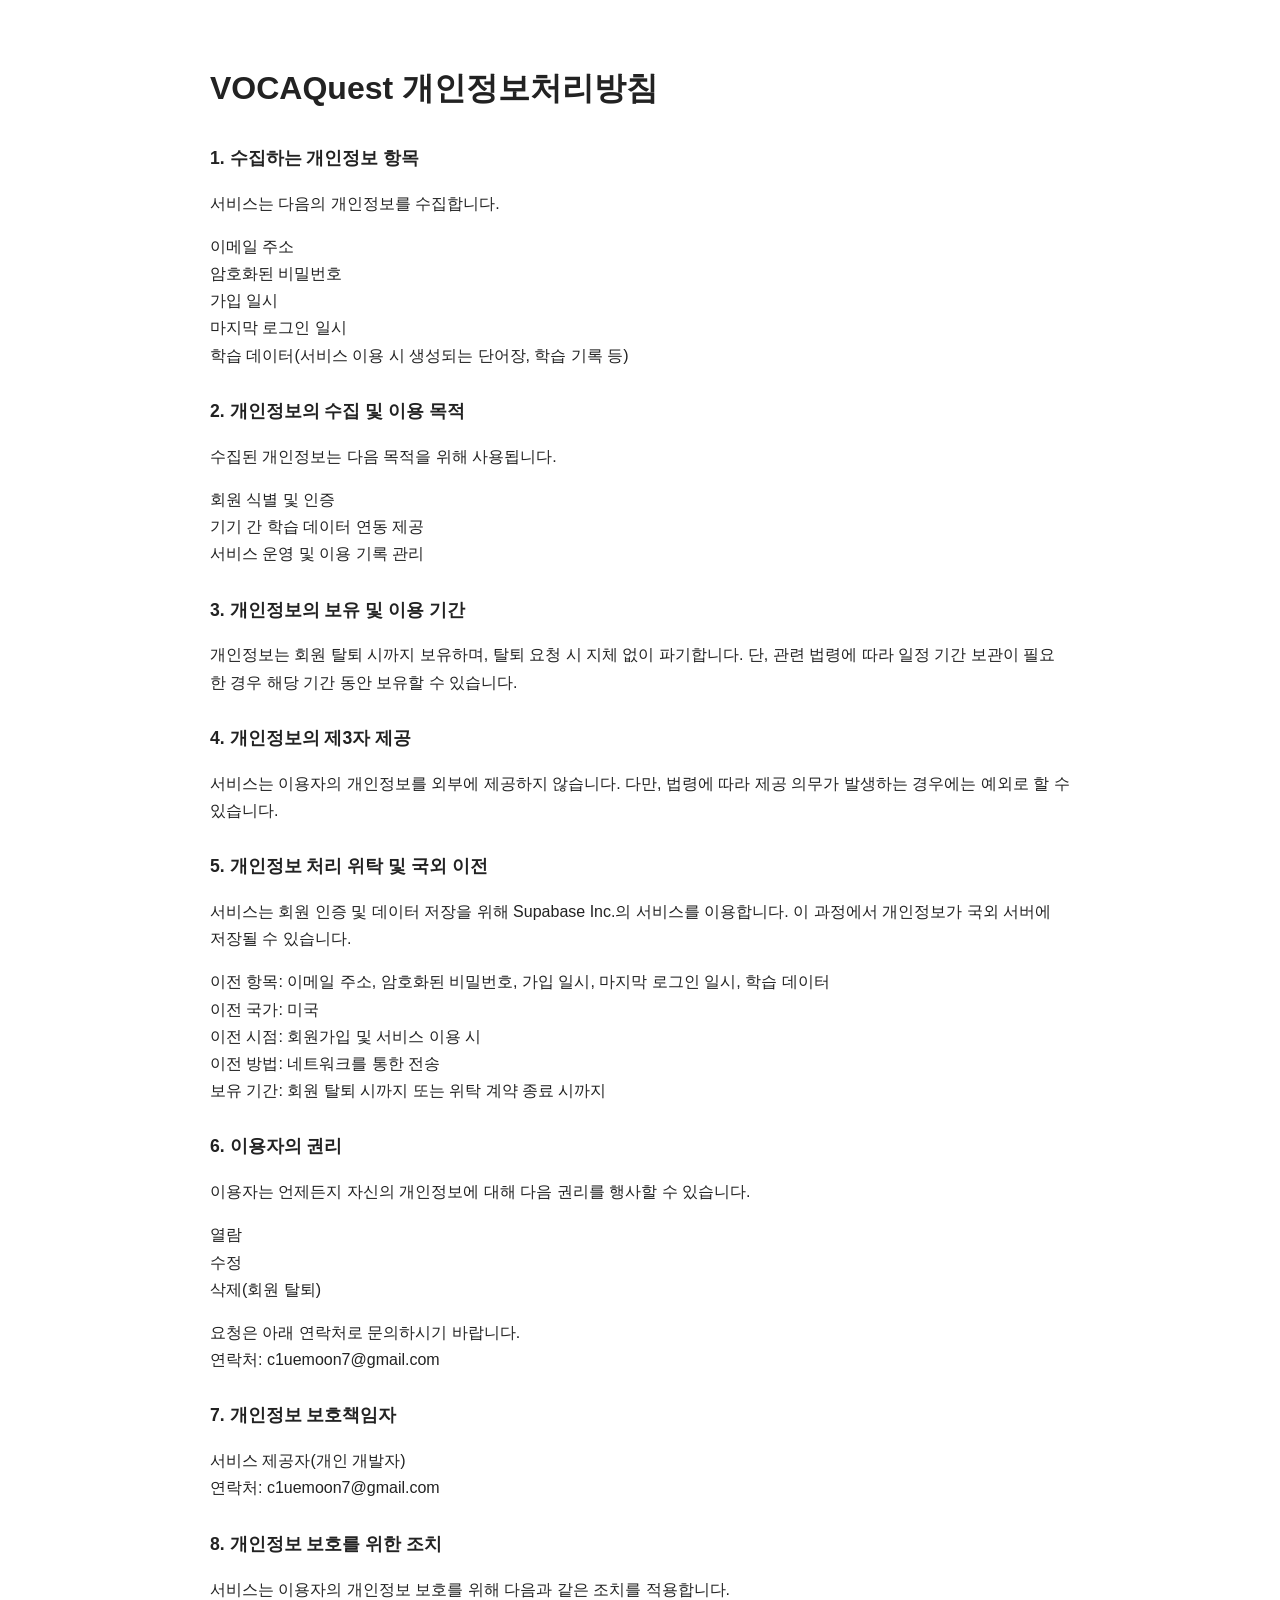
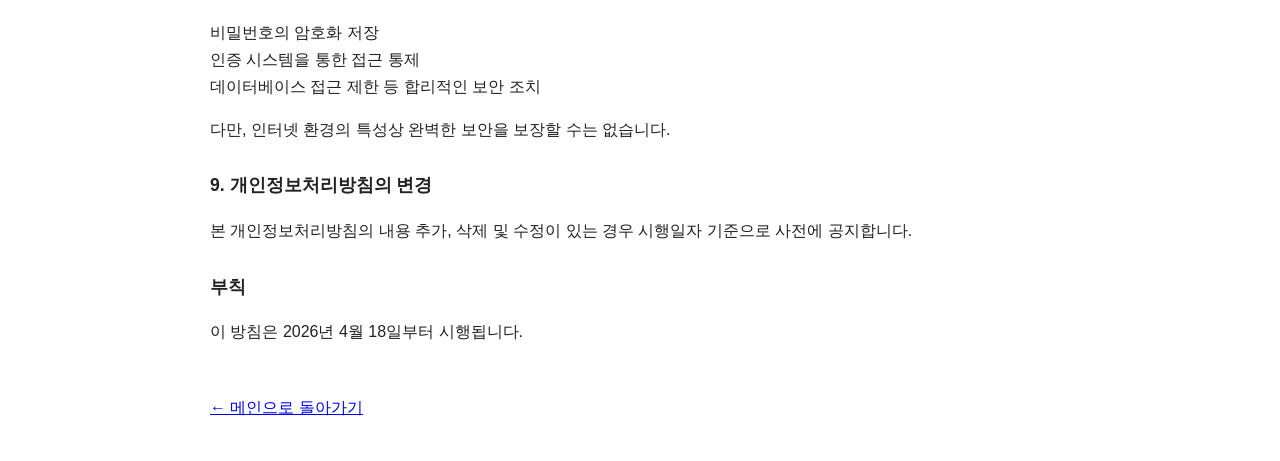
<file: privacy.html>
<!DOCTYPE html>
<html lang="ko">
<head>
  <meta charset="UTF-8" />
  <meta name="viewport" content="width=device-width, initial-scale=1.0" />
  <title>VOCAQuest 개인정보처리방침</title>
  <style>
    body {
      font-family: sans-serif;
      line-height: 1.7;
      max-width: 860px;
      margin: 0 auto;
      padding: 40px 20px;
      color: #222;
      background: #fff;
    }
    h1 {
      margin-bottom: 24px;
    }
    h2 {
      margin-top: 28px;
      font-size: 1.1rem;
    }
    .back-link {
      display: inline-block;
      margin-top: 32px;
    }
  </style>
</head>
<body>
  <h1>VOCAQuest 개인정보처리방침</h1>

  <h2>1. 수집하는 개인정보 항목</h2>
  <p>서비스는 다음의 개인정보를 수집합니다.</p>
  <p>
    이메일 주소<br />
    암호화된 비밀번호<br />
    가입 일시<br />
    마지막 로그인 일시<br />
    학습 데이터(서비스 이용 시 생성되는 단어장, 학습 기록 등)
  </p>

  <h2>2. 개인정보의 수집 및 이용 목적</h2>
  <p>수집된 개인정보는 다음 목적을 위해 사용됩니다.</p>
  <p>
    회원 식별 및 인증<br />
    기기 간 학습 데이터 연동 제공<br />
    서비스 운영 및 이용 기록 관리
  </p>

  <h2>3. 개인정보의 보유 및 이용 기간</h2>
  <p>
    개인정보는 회원 탈퇴 시까지 보유하며, 탈퇴 요청 시 지체 없이 파기합니다.
    단, 관련 법령에 따라 일정 기간 보관이 필요한 경우 해당 기간 동안 보유할 수 있습니다.
  </p>

  <h2>4. 개인정보의 제3자 제공</h2>
  <p>
    서비스는 이용자의 개인정보를 외부에 제공하지 않습니다.
    다만, 법령에 따라 제공 의무가 발생하는 경우에는 예외로 할 수 있습니다.
  </p>

  <h2>5. 개인정보 처리 위탁 및 국외 이전</h2>
  <p>
    서비스는 회원 인증 및 데이터 저장을 위해 Supabase Inc.의 서비스를 이용합니다.
    이 과정에서 개인정보가 국외 서버에 저장될 수 있습니다.
  </p>
  <p>
    이전 항목: 이메일 주소, 암호화된 비밀번호, 가입 일시, 마지막 로그인 일시, 학습 데이터<br />
    이전 국가: 미국<br />
    이전 시점: 회원가입 및 서비스 이용 시<br />
    이전 방법: 네트워크를 통한 전송<br />
    보유 기간: 회원 탈퇴 시까지 또는 위탁 계약 종료 시까지
  </p>

  <h2>6. 이용자의 권리</h2>
  <p>이용자는 언제든지 자신의 개인정보에 대해 다음 권리를 행사할 수 있습니다.</p>
  <p>
    열람<br />
    수정<br />
    삭제(회원 탈퇴)
  </p>
  <p>
    요청은 아래 연락처로 문의하시기 바랍니다.<br />
    연락처: c1uemoon7@gmail.com
  </p>

  <h2>7. 개인정보 보호책임자</h2>
  <p>
    서비스 제공자(개인 개발자)<br />
    연락처: c1uemoon7@gmail.com
  </p>

  <h2>8. 개인정보 보호를 위한 조치</h2>
  <p>서비스는 이용자의 개인정보 보호를 위해 다음과 같은 조치를 적용합니다.</p>
  <p>
    비밀번호의 암호화 저장<br />
    인증 시스템을 통한 접근 통제<br />
    데이터베이스 접근 제한 등 합리적인 보안 조치
  </p>
  <p>
    다만, 인터넷 환경의 특성상 완벽한 보안을 보장할 수는 없습니다.
  </p>

  <h2>9. 개인정보처리방침의 변경</h2>
  <p>
    본 개인정보처리방침의 내용 추가, 삭제 및 수정이 있는 경우 시행일자 기준으로 사전에 공지합니다.
  </p>

  <h2>부칙</h2>
  <p>이 방침은 2026년 4월 18일부터 시행됩니다.</p>

  <a class="back-link" href="./index.html">← 메인으로 돌아가기</a>
</body>
</html>
</file>
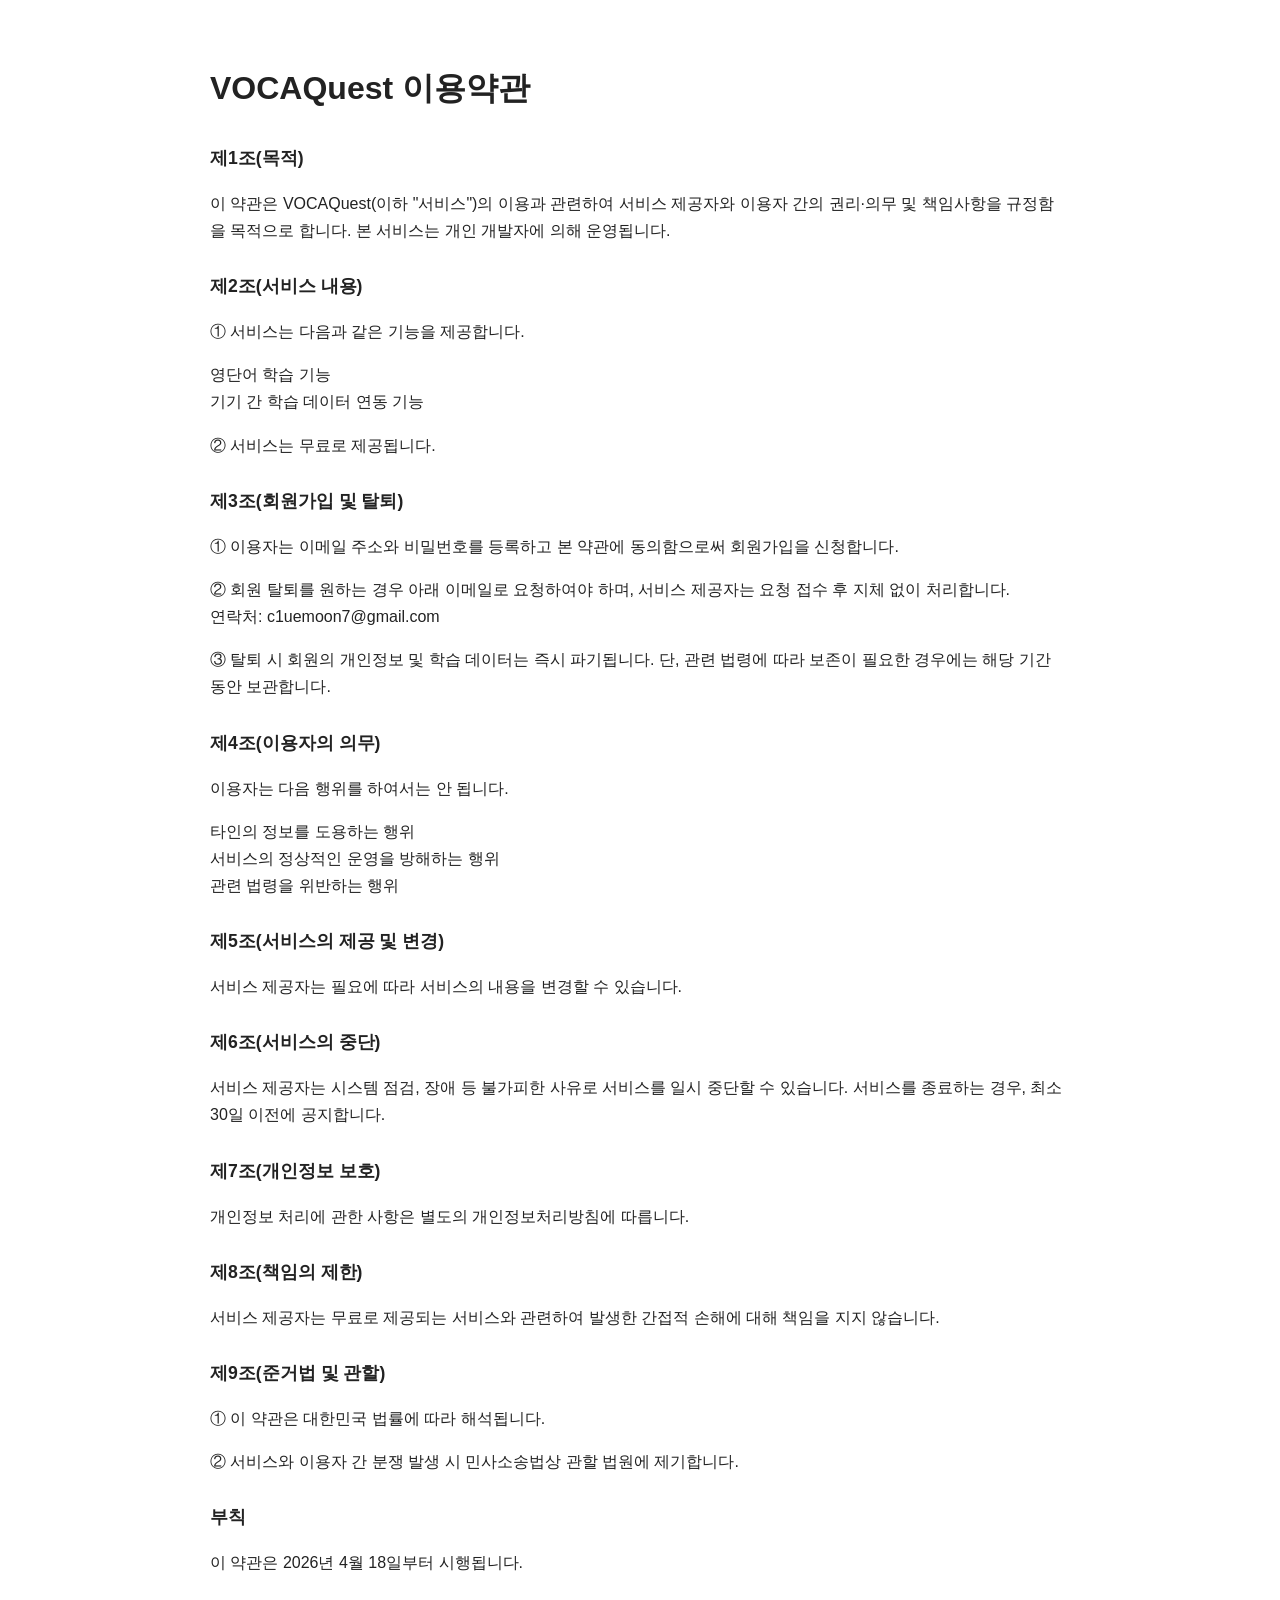
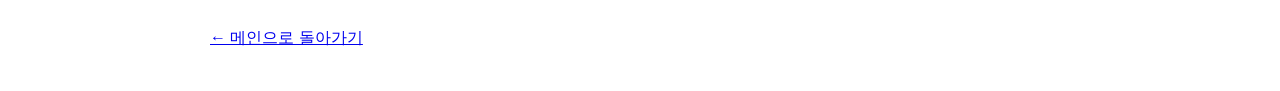
<file: terms.html>
<!DOCTYPE html>
<html lang="ko">
<head>
  <meta charset="UTF-8" />
  <meta name="viewport" content="width=device-width, initial-scale=1.0" />
  <title>VOCAQuest 이용약관</title>
  <style>
    body {
      font-family: sans-serif;
      line-height: 1.7;
      max-width: 860px;
      margin: 0 auto;
      padding: 40px 20px;
      color: #222;
      background: #fff;
    }
    h1 {
      margin-bottom: 24px;
    }
    h2 {
      margin-top: 28px;
      font-size: 1.1rem;
    }
    .back-link {
      display: inline-block;
      margin-top: 32px;
    }
  </style>
</head>
<body>
  <h1>VOCAQuest 이용약관</h1>

  <h2>제1조(목적)</h2>
  <p>
    이 약관은 VOCAQuest(이하 "서비스")의 이용과 관련하여 서비스 제공자와 이용자 간의
    권리·의무 및 책임사항을 규정함을 목적으로 합니다.
    본 서비스는 개인 개발자에 의해 운영됩니다.
  </p>

  <h2>제2조(서비스 내용)</h2>
  <p>① 서비스는 다음과 같은 기능을 제공합니다.</p>
  <p>
    영단어 학습 기능<br />
    기기 간 학습 데이터 연동 기능
  </p>
  <p>② 서비스는 무료로 제공됩니다.</p>

  <h2>제3조(회원가입 및 탈퇴)</h2>
  <p>
    ① 이용자는 이메일 주소와 비밀번호를 등록하고 본 약관에 동의함으로써 회원가입을 신청합니다.
  </p>
  <p>
    ② 회원 탈퇴를 원하는 경우 아래 이메일로 요청하여야 하며,
    서비스 제공자는 요청 접수 후 지체 없이 처리합니다.<br />
    연락처: c1uemoon7@gmail.com
  </p>
  <p>
    ③ 탈퇴 시 회원의 개인정보 및 학습 데이터는 즉시 파기됩니다.
    단, 관련 법령에 따라 보존이 필요한 경우에는 해당 기간 동안 보관합니다.
  </p>

  <h2>제4조(이용자의 의무)</h2>
  <p>이용자는 다음 행위를 하여서는 안 됩니다.</p>
  <p>
    타인의 정보를 도용하는 행위<br />
    서비스의 정상적인 운영을 방해하는 행위<br />
    관련 법령을 위반하는 행위
  </p>

  <h2>제5조(서비스의 제공 및 변경)</h2>
  <p>서비스 제공자는 필요에 따라 서비스의 내용을 변경할 수 있습니다.</p>

  <h2>제6조(서비스의 중단)</h2>
  <p>
    서비스 제공자는 시스템 점검, 장애 등 불가피한 사유로 서비스를 일시 중단할 수 있습니다.
    서비스를 종료하는 경우, 최소 30일 이전에 공지합니다.
  </p>

  <h2>제7조(개인정보 보호)</h2>
  <p>개인정보 처리에 관한 사항은 별도의 개인정보처리방침에 따릅니다.</p>

  <h2>제8조(책임의 제한)</h2>
  <p>
    서비스 제공자는 무료로 제공되는 서비스와 관련하여 발생한 간접적 손해에 대해 책임을 지지 않습니다.
  </p>

  <h2>제9조(준거법 및 관할)</h2>
  <p>① 이 약관은 대한민국 법률에 따라 해석됩니다.</p>
  <p>② 서비스와 이용자 간 분쟁 발생 시 민사소송법상 관할 법원에 제기합니다.</p>

  <h2>부칙</h2>
  <p>이 약관은 2026년 4월 18일부터 시행됩니다.</p>

  <a class="back-link" href="./index.html">← 메인으로 돌아가기</a>
</body>
</html>
</file>
